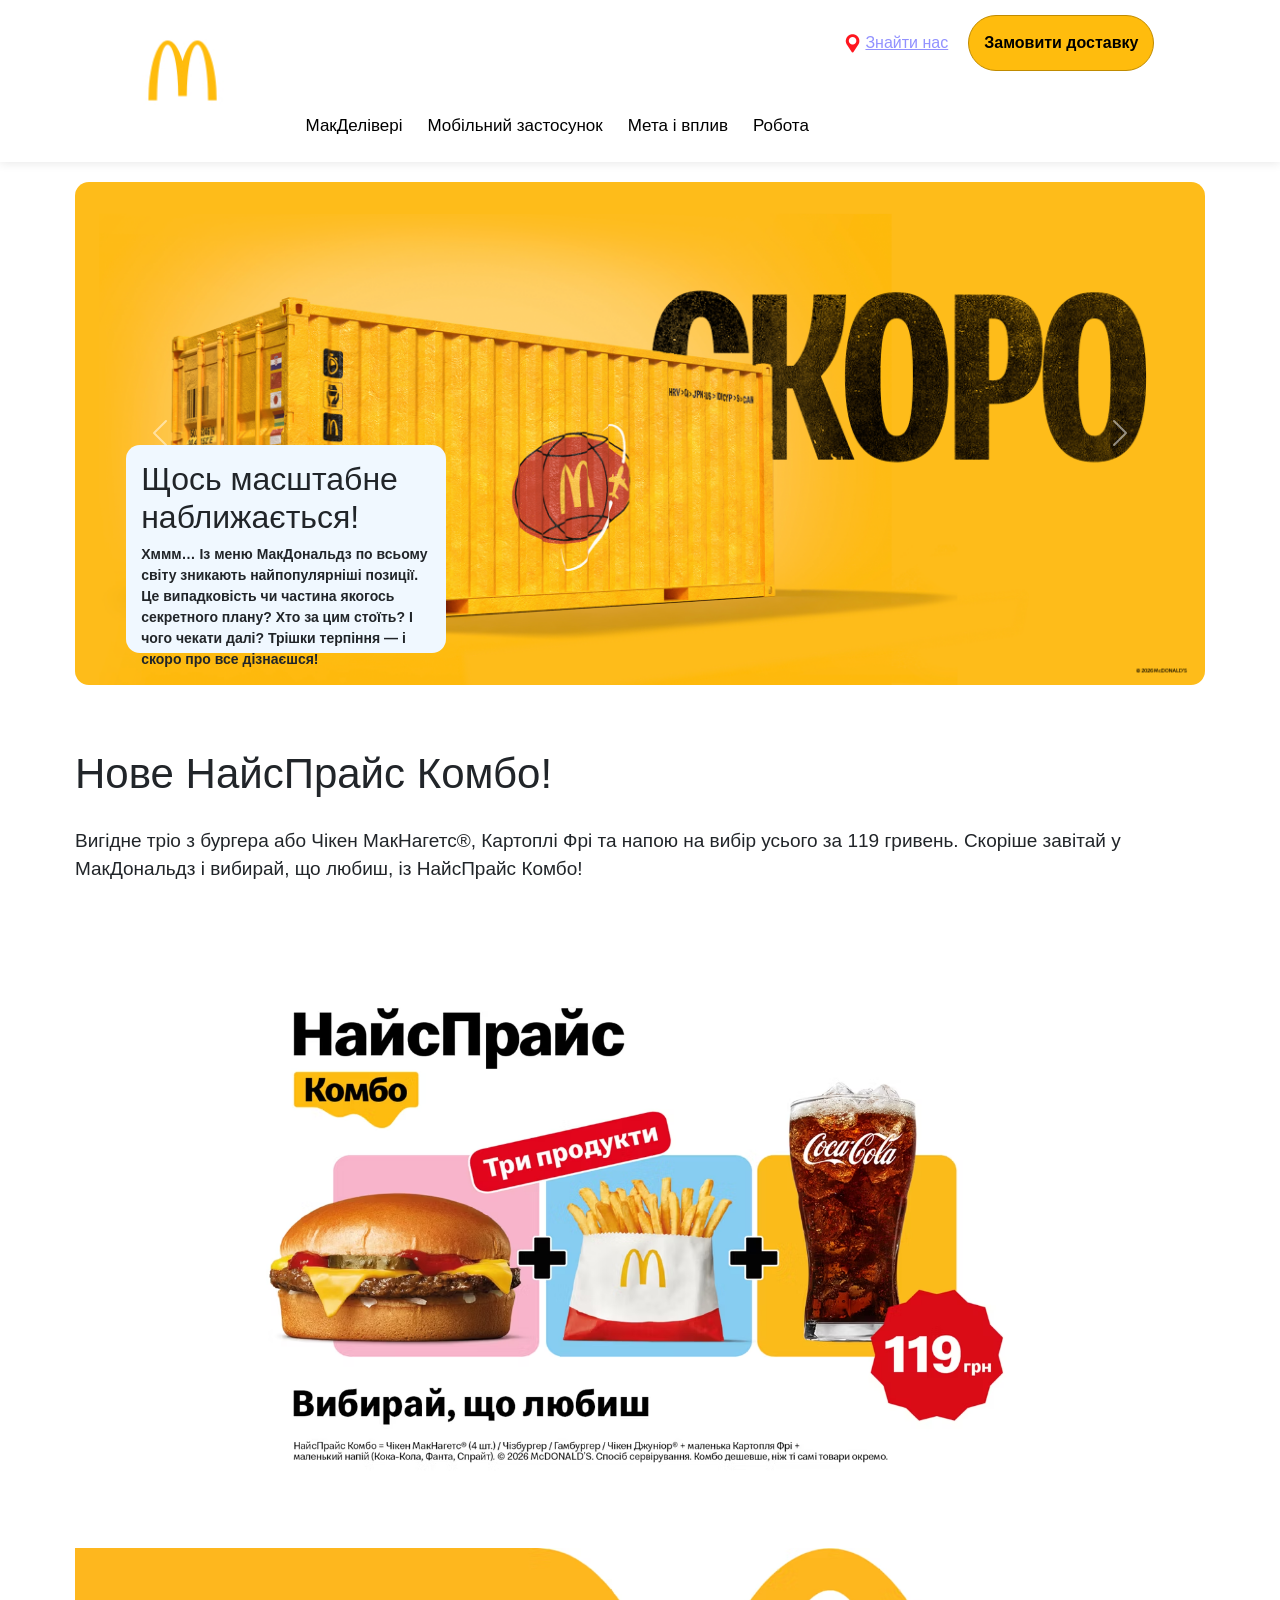
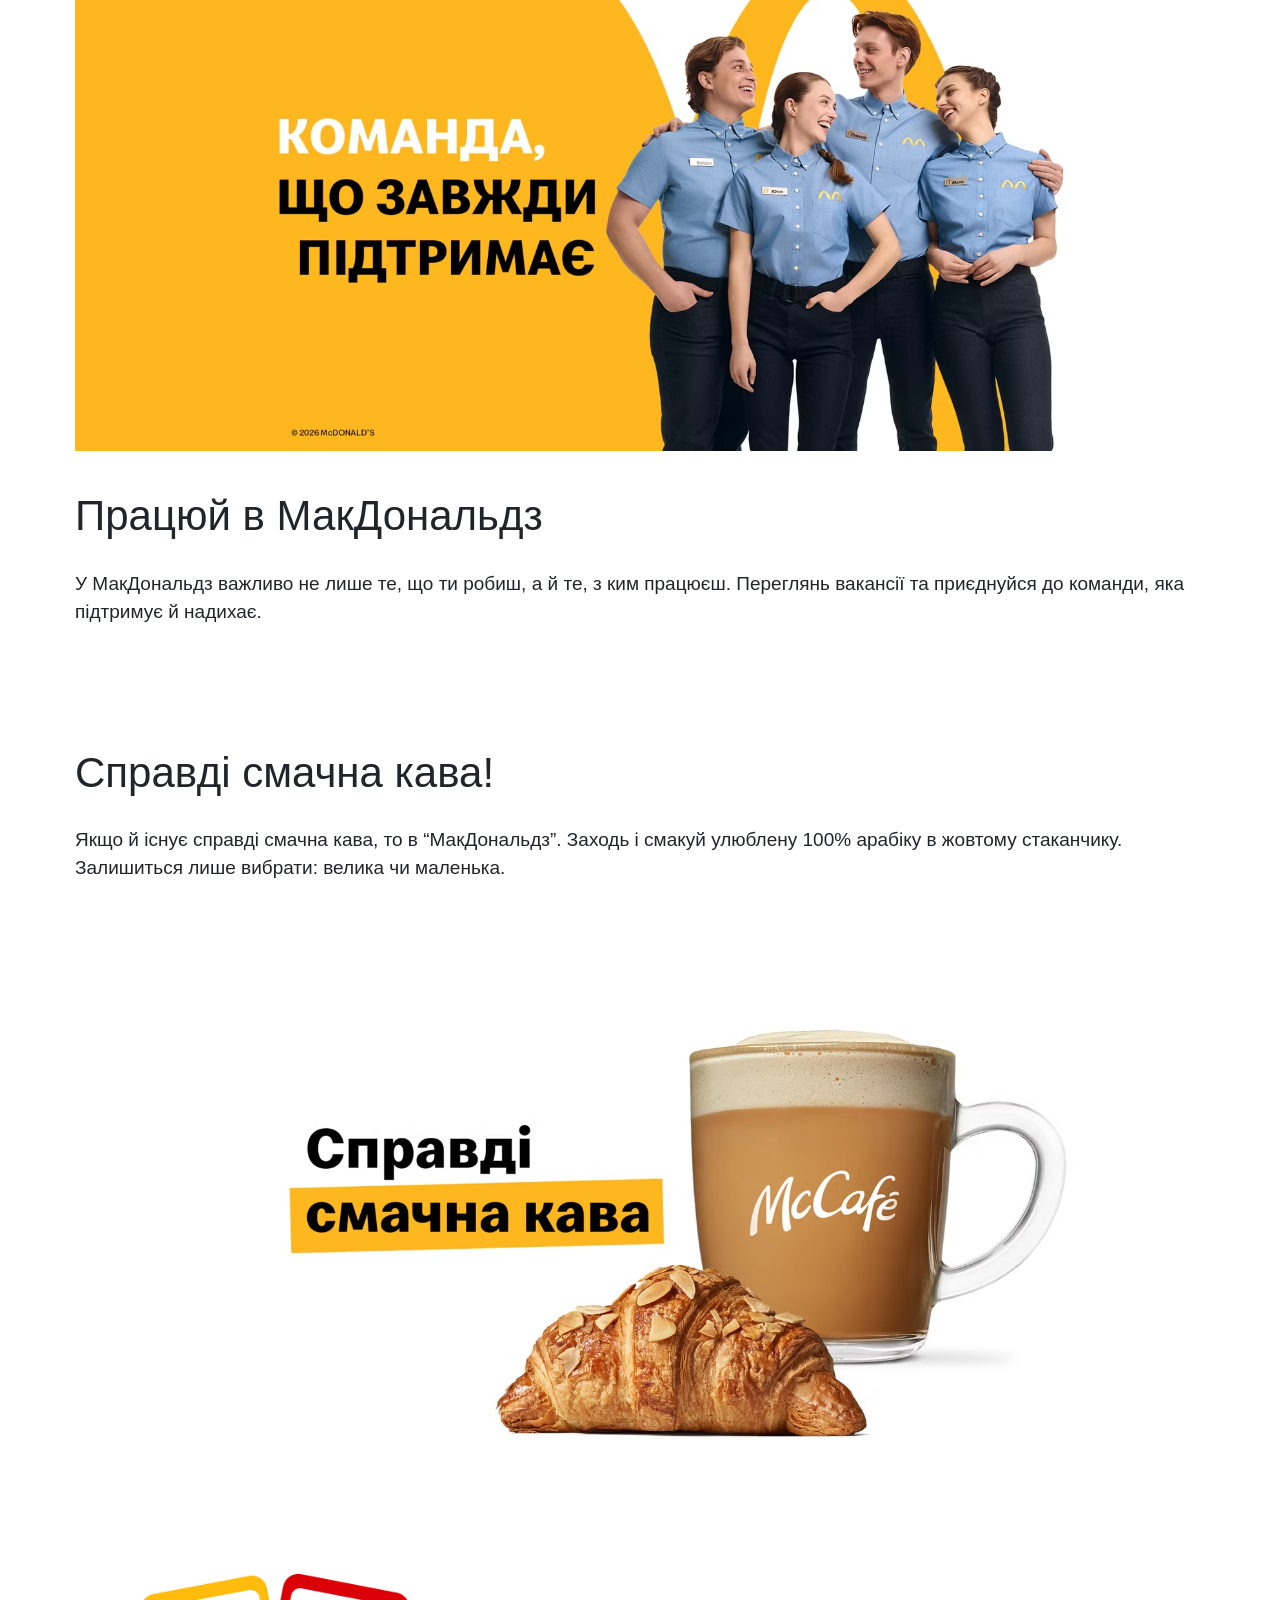
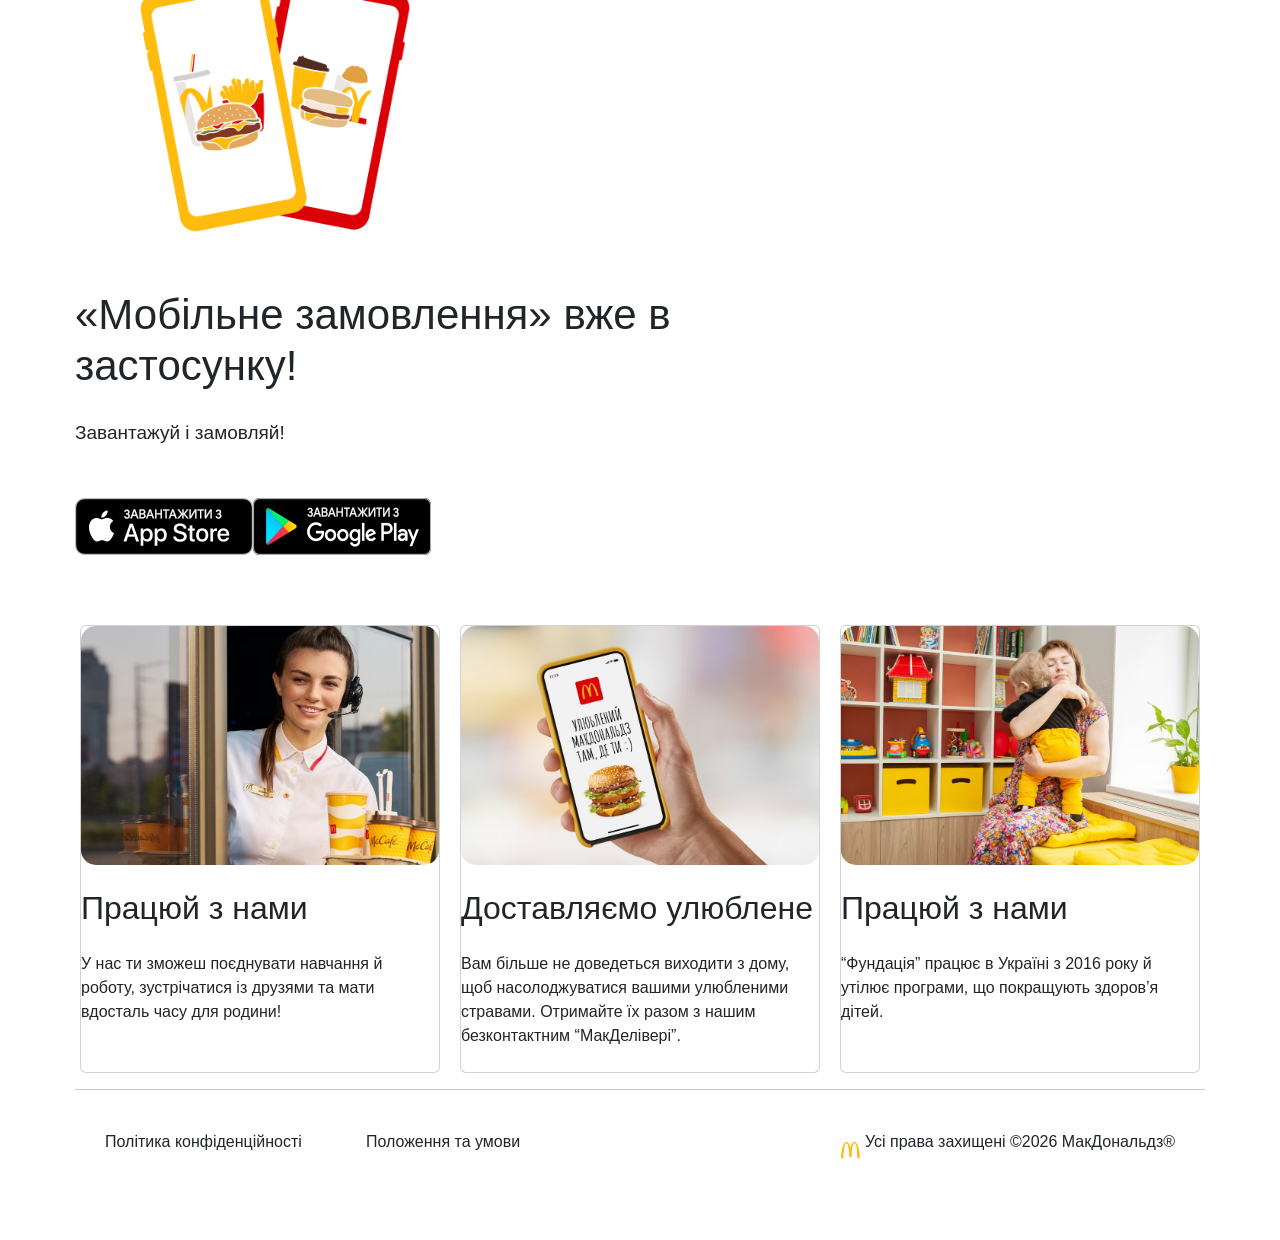
<file: index.html>
<!DOCTYPE html>
<html lang="ua">

<head>
    <meta charset="UTF-8">
    <meta name="viewport" content="width=device-width, initial-scale=1.0">
    <link rel="stylesheet" href="./css/style.css">
    <link rel="icon" href="./images/mcdonalds-logo.jpg">
    <link href="https://cdn.jsdelivr.net/npm/bootstrap@5.3.8/dist/css/bootstrap.min.css" rel="stylesheet"
        integrity="sha384-sRIl4kxILFvY47J16cr9ZwB07vP4J8+LH7qKQnuqkuIAvNWLzeN8tE5YBujZqJLB" crossorigin="anonymous">
    <script src="https://cdn.jsdelivr.net/npm/bootstrap@5.3.8/dist/js/bootstrap.bundle.min.js"
        integrity="sha384-FKyoEForCGlyvwx9Hj09JcYn3nv7wiPVlz7YYwJrWVcXK/BmnVDxM+D2scQbITxI"
        crossorigin="anonymous"></script>

    <title>Макдональдз</title>
</head>

<body>
    <header>
        <div class="head">
            <div class="headd">
                <div class="head-img"><a href="./index.html"><img class="Mac"
                            src="./images/Logo_on_white_desktop_Small.jpg" alt=""></a>
                </div>
                <div class="right-header">
                    <nav>
                        <ul>
                            <li><a href="./find-us.html"><img src="./images/pngegg.png" alt=""><span>Знайти
                                        нас</span></a></li>
                            <li><a target="_blank" class="zakaz"
                                    href="https://glovoapp.com/en?utm_source=Social_media&utm_medium=Organic_Posts&utm_campaign=Referral_Acquisition_Facebook_All_PartnersVisibility_Ukr_UA"><button>Замовити
                                        доставку</button></a></li>
                        </ul>
                    </nav>
                    <nav class="choose">
                        <a href="./macdelivery.html">МакДелiверi</a>
                        <a href="/mobileMC.html">Мобiльний застосунок</a>
                        <a href="./Meta.html">Мета i вплив</a>
                        <a href="./work.html">Робота</a>
                    </nav>
                </div>
            </div>
        </div>
    </header>
    <main>
        <div class="slide">
            <div id="carouselExample" class="carousel slide">
                <div class="carousel-inner">
                    <div class="carousel-item active">
                        <img src="./images/Slider_TOW.png" class="d-block w-100" alt="...">
                        <div class="slide-text">
                            <h2>Щось масштабне наближається!</h2>
                            <p>Хммм… Із меню МакДональдз по всьому світу зникають найпопулярніші позиції. Це
                                випадковість чи частина
                                якогось секретного плану? Хто за цим стоїть? І чого чекати далі? Трішки терпіння — і
                                скоро про все
                                дізнаєшся!</p>
                        </div>
                    </div>
                    <div class="carousel-item">
                        <img src="./images/Slider_BeefVariety.png" class="d-block w-100" alt="...">
                        <div class="slide-text">
                            <h2>Біф-новинки вже тут!</h2>
                            <p>Насичений, соковитий Біф Рол, на який ви так довго чекали, і гострий Роял Халапеньйо та
                                Бекон вже в МакДональдз! Ми знаємо, що ви сьогодні замовите!</p>
                        </div>
                    </div>
                    <div class="carousel-item">
                        <img src="./images/HM_Mario_SLIDER_feb2026.png" class="d-block w-100" alt="...">
                        <div class="slide-text">
                            <h2>Книга чи іграшка?</h2>
                            <p>Пориньте разом із дітьми у пригодницький та міжгалактичний Всесвіт Маріо з новою
                                колекцією іграшок і книг Хеппі Міл®!</p>
                        </div>
                    </div>
                </div>
                <button class="carousel-control-prev" type="button" data-bs-target="#carouselExample"
                    data-bs-slide="prev">
                    <span class="carousel-control-prev-icon" aria-hidden="true"></span>
                    <span class="visually-hidden">Previous</span>
                </button>
                <button class="carousel-control-next" type="button" data-bs-target="#carouselExample"
                    data-bs-slide="next">
                    <span class="carousel-control-next-icon" aria-hidden="true"></span>
                    <span class="visually-hidden">Next</span>
                </button>
            </div>
        </div class="empty">
        <p>
            <span><br></span>
            &nbsp;
        </p>
        <div class="row">
            <div class="aside1">
                <h2>Нове НайсПрайс Комбо!</h2>
                <p>Вигідне тріо з бургера або Чікен МакНагетс®, Картоплі Фрі та напою на вибір усього за 119 гривень.
                    Скоріше завітай у МакДональдз і вибирай, що любиш, із НайсПрайс Комбо!</p>
            </div>
            <div class="aside2"><img src="./images/Main_baner_NPC_Mcd_1-column-desktop.avif" alt=""></div>
        </div>
        <div class="row">
            <div class="aside2"><img src="./images/baner_recrutment_v2_1-column-desktop.avif" alt=""></div>
            <div class="aside1">
                <h2>Працюй в МакДональдз</h2>
                <p>У МакДональдз важливо не лише те, що ти робиш, а й те, з ким працюєш. Переглянь вакансії та
                    приєднуйся до команди, яка підтримує й надихає.</p>
            </div>
        </div>
        <div class="row">
            <div class="aside1">
                <h2>Справді смачна кава!</h2>
                <p>Якщо й існує справді смачна кава, то в “МакДональдз”. Заходь і смакуй улюблену 100% арабіку в жовтому
                    стаканчику. Залишиться лише вибрати: велика чи маленька.</p>

            </div>
            <div class="aside2"><img src="./images/coffeebaner_1-column-desktop.avif" alt=""></div>
        </div>
        <div class="row mobile-s">
            <div class="aside2">
                <img src="./images/phone+menu_illustration.jpg" alt="">
            </div>
            <div class="aside1 s-width">
                <h2>«Мобільне замовлення» вже в застосунку!</h2>
                <p>Завантажуй і замовляй!</p>
                <div class="app">
                    <a href="https://apps.apple.com/us/app/mcdonalds/id922103212"><img src="./images/appstore-icon.png"
                            alt=""></a>
                    <a href="https://play.google.com/store/apps/details?id=com.mcdonalds.app&hl=en"><img
                            src="./images/googleplay-icon.png" alt=""></a>
                </div>
            </div>
        </div>
        <div class="cards">
            <div class="card">
                <div class="column1">
                    <img src="./images/mcdrive_2336x1040_3-column-desktop (2).avif" alt="">
                    <h2>Працюй з нами</h2>
                    <p>У нас ти зможеш поєднувати навчання й роботу, зустрічатися із друзями та мати вдосталь часу для
                        родини!</p>
                </div>
                <div class="column2">

                </div>
            </div>
            <div class="card">
                <div class="column1">
                    <img src="./images/Public_BigMAv_Phone-1_3-column-desktop.avif" alt="">
                    <h2>Доставляємо улюблене</h2>
                    <p>Вам більше не доведеться виходити з дому, щоб насолоджуватися вашими улюбленими стравами.
                        Отримайте їх разом з нашим безконтактним “МакДелівері”.</p>
                </div>
                <div class="column2">

                </div>
            </div>
            <div class="card">
                <div class="column1">
                    <img src="./images/mom_kid_2336x1040_3-column-desktop.avif" alt="">
                    <h2>Працюй з нами</h2>
                    <p>“Фундація” працює в Україні з 2016 року й утілює програми, що покращують здоров’я дітей.</p>
                </div>
                <div class="column2">
                </div>
            </div>
        </div>
        <hr>
        <footer>
            <div class="left">
                <p>Політика конфіденційності</p>
                <p>Положення та умови</p>
            </div>
            <div class="rigth">
                <img src="./images/Logo_on_white_desktop_Small.jpg" alt="">
                <p>Усi права захищенi ©2026 МакДональдз®</p>
            </div>
        </footer>
    </main>
</body>

</html>
</file>
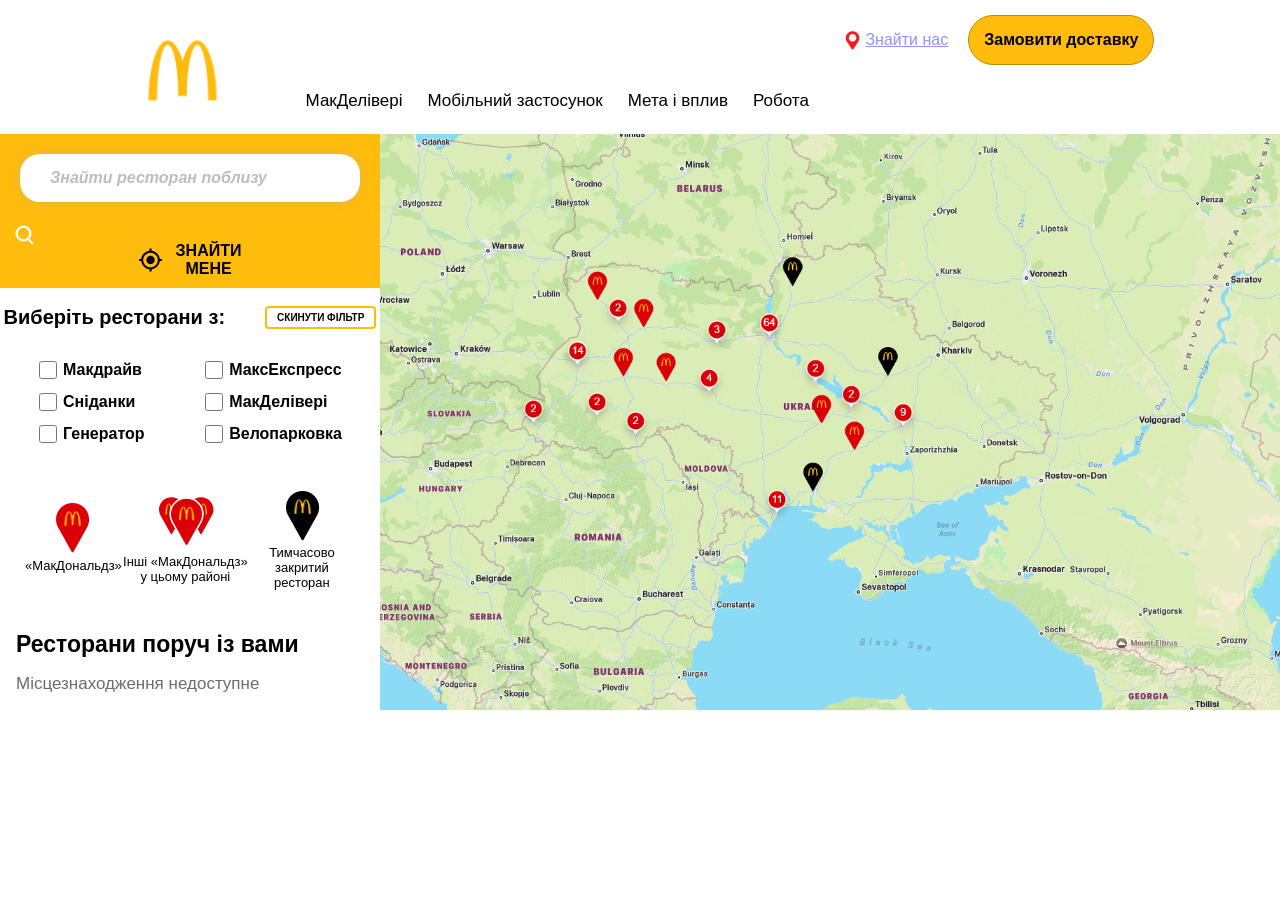
<file: find-us.html>
<!DOCTYPE html>
<html lang="en">

<head>
    <meta charset="UTF-8">
    <meta name="viewport" content="width=device-width, initial-scale=1.0">
    <link rel="stylesheet" href="./css/style.css">
    <link rel="icon" href="./images/mcdonalds-logo.jpg">
    <title>Знайти нас</title>
</head>

<body>
    <header>
        <div class="head">
            <div class="headd">
                <div class="head-img"><a href="./index.html"><img class="Mac"
                            src="./images/Logo_on_white_desktop_Small.jpg" alt=""></a>
                </div>
                <div class="right-header">
                    <nav>
                        <ul>
                            <li><a href="./find-us.html"><img src="./images/pngegg.png" alt=""><span>Знайти
                                        нас</span></a></li>
                            <li><a target="_blank" class="zakaz"
                                    href="https://glovoapp.com/en?utm_source=Social_media&utm_medium=Organic_Posts&utm_campaign=Referral_Acquisition_Facebook_All_PartnersVisibility_Ukr_UA"><button>Замовити
                                        доставку</button></a></li>
                        </ul>
                    </nav>
                    <nav class="choose">
                        <a href="./macdelivery.html">МакДелiверi</a>
                        <a href="/mobileMC.html">Мобiльний застосунок</a>
                        <a href="./Meta.html">Мета i вплив</a>
                        <a href="./work.html">Робота</a>
                    </nav>
                </div>
            </div>
        </div>
    </header>
    <maine class="maine">
        <div>
            <div class="aside1-findus">
                <div class="bg-yell">
                    <input type="text" class="find-input" placeholder="Знайти ресторан поблизу">
                    <img class="Searchimg" src="./images/Search.svg" alt="">
                    <div class="row find-btn">
                        <img src="images/Location.svg" alt="">
                        <a href="#" onclick="alert('Такая возможность отключена')">
                            <h4>ЗНАЙТИ<br> МЕНЕ</h4>
                        </a>
                    </div>
                </div>
            </div>
            <div class="aside2-findus">
                <div class="row chose">
                    <p class="choose-rest">Виберіть ресторани з:</p>
                    <button class="filters">СКИНУТИ ФІЛЬТР</button>
                </div>
                <div class="checkbox-div">
                    <div>
                        <span><input class="castomcheck" type="checkbox" name="" id="check1"><label
                                for="check1">Макдрайв</label></span>
                        <span><input class="castomcheck" type="checkbox" name="" id="check2"><label
                                for="check2">Сніданки</label></span>
                        <span><input class="castomcheck" type="checkbox" name="" id="check3"><label
                                for="check3">Генератор</label></span>
                    </div>
                    <div>
                        <span><input class="castomcheck" type="checkbox" name="" id="check4"><label
                                for="check4">МаксЕкспресс</label></span>
                        <span><input class="castomcheck" type="checkbox" name="" id="check5"><label
                                for="check5">МакДелівері</label></span>
                        <span><input class="castomcheck" type="checkbox" name="" id="check6"><label
                                for="check6">Велопарковка</label></span>
                    </div>
                </div>
                <div class="rowmac">
                    <span class="mac-card">
                        <img src="./images/Screenshot_2.png" alt="">
                        «МакДональдз»
                    </span>
                    <span class="mac-card">
                        <img src="./images/Screenshot_3.png" alt="">
                        Інші «МакДональдз» у цьому районі

                    </span>
                    <span class="mac-card">
                        <img src="./images/Screenshot_4.png" alt="">
                        Тимчасово закритий ресторан
                    </span>
                </div>
                <div>
                    <p class="near">Ресторани поруч із вами</p>
                    <p class="non-near">Місцезнаходження недоступне</p>
                </div>
            </div>
        </div>

        <div class="asiede2">
            <img src="./images/Screenshot_1.png" alt="">
        </div>
    </maine>

</body>

</html>
</file>
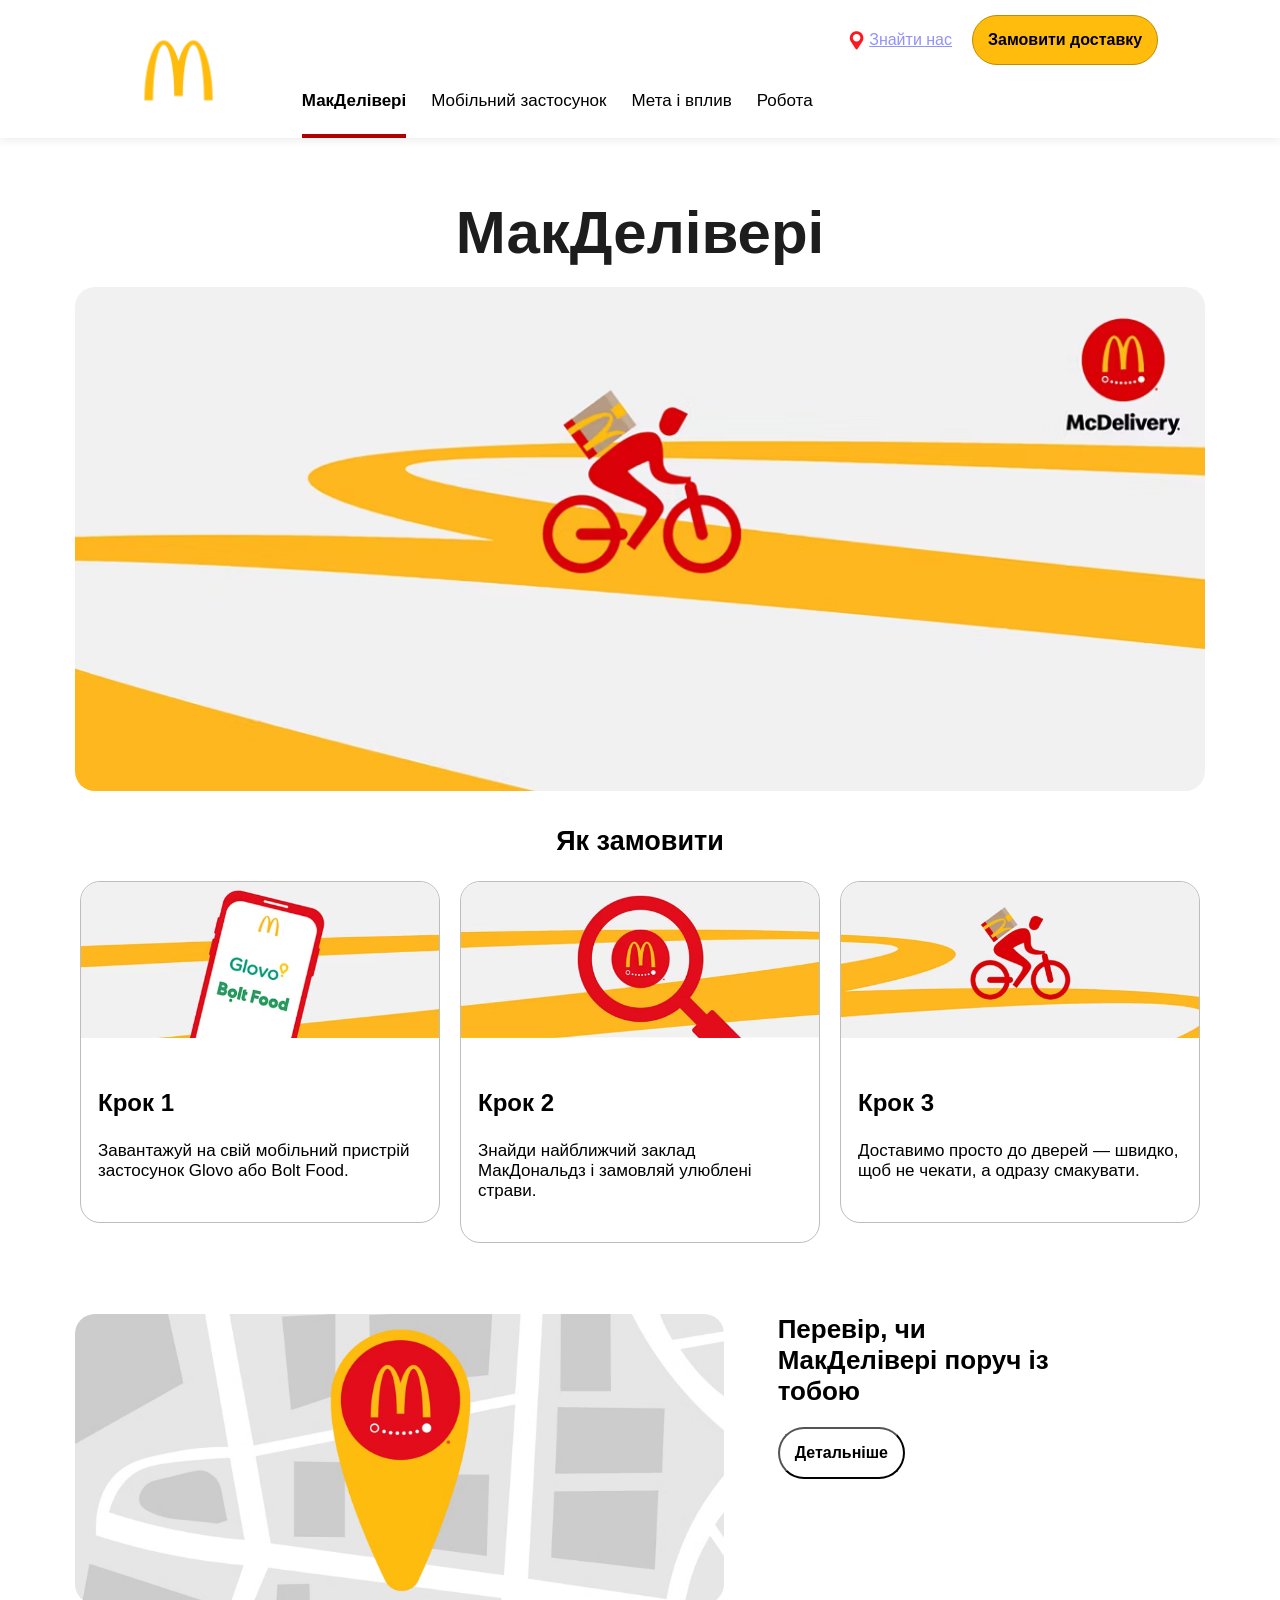
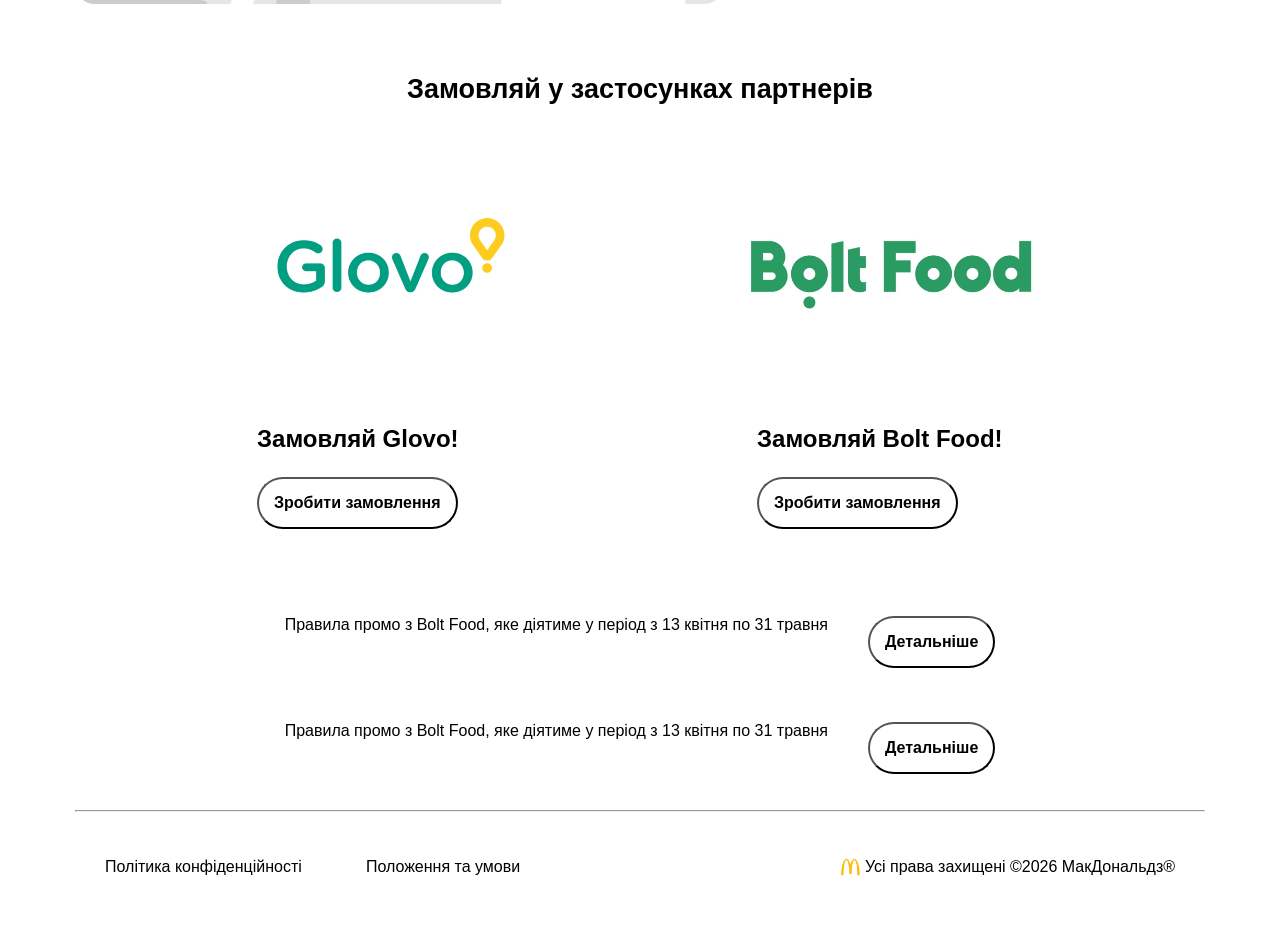
<file: macdelivery.html>
<!DOCTYPE html>
<html lang="ua">

<head>
    <meta charset="UTF-8">
    <meta name="viewport" content="width=device-width, initial-scale=1.0">
    <link rel="stylesheet" href="./css/style.css">
    <link rel="icon" href="./images/mcdonalds-logo.jpg">
    <title>МакДелiверi</title>
</head>

<body>
    <header>
        <div class="head">
            <div class="headd">
                <div class="head-img"><a href="./index.html"><img class="Mac"
                            src="./images/Logo_on_white_desktop_Small.jpg" alt=""></a>
                </div>
                <div class="right-header">
                    <nav>
                        <ul>
                            <li><a href="./find-us.html"><img src="./images/pngegg.png"
                                        alt=""><span>Знайти нас</span></a></li>
                            <li><a target="_blank" class="zakaz" href="https://glovoapp.com/en?utm_source=Social_media&utm_medium=Organic_Posts&utm_campaign=Referral_Acquisition_Facebook_All_PartnersVisibility_Ukr_UA"><button>Замовити доставку</button></a></li>
                    </nav>
                    <nav class="choose">
                        <a href="./macdelivery.html" class="active">МакДелiверi</a>
                        <a href="/mobileMC.html">Мобiльний застосунок</a>
                        <a href="./Meta.html">Мета i вплив</a>
                        <a href="./work.html">Робота</a>
                    </nav>
                </div>
            </div>
        </div>
    </header>
    <main class="del-main">
        <h1>
            МакДелівері
        </h1>
        <img class="img2" src="./images/McDelivery_header_hero-desktop.avif" alt="">
        <h2 class="deliv-h2">Як замовити</h2>
        <div class="cards2">
            <div class="card">
                <div class="column1 deli-colm">
                    <img class="del-img" src="./images/1_McDelivery_steps_v2_1-2-full-bleed-tile-desktop.avif" alt="">
                    <div class="deli-colm2">
                        <h2>Крок 1</h2>
                        <p>Завантажуй на свій мобільний пристрій застосунок Glovo або Bolt Food.</p>
                    </div>
                </div>
            </div>
            <div class="card">
                <div class="column1 deli-colm">
                    <img class="del-img" src="./images/2_McDelivery_steps_1-2-full-bleed-tile-desktop.avif" alt="">
                    <div class="deli-colm2">
                        <h2>Крок 2</h2>
                        <p>Знайди найближчий заклад МакДональдз і замовляй улюблені страви.</p>
                    </div>
                </div>
            </div>
            <div class="card">
                <div class="column1 deli-colm">
                    <img class="del-img" src="./images/3_McDelivery_steps_1-2-full-bleed-tile-desktop.avif" alt="">
                    <div class="deli-colm2">
                        <h2>Крок 3</h2>
                        <p>Доставимо просто до дверей — швидко, щоб не чекати, а одразу смакувати.</p>
                    </div>
                </div>
            </div>
        </div>
        <div class="row row-loc">
            <div class="aside2"><img src="./images/McDelivery_location_1-column-desktop.avif" alt=""></div>
            <div class="aside1 aside-loca">
                <h2>Перевір, чи МакДелівері поруч із тобою</h2>
                <a href="./find-us.html"><button>Детальнiше</button></a>
            </div>
        </div>
        <h2 class="deliv-h2">Замовляй у застосунках партнерів</h2>
        <div class="row" id="zakaz">
            <div class="cards3">
                <div class="card">
                    <div class="column1 deli-colm">
                        <img class="del-img" src="./images/Glovo_logo_v2_2-column-desktop.avif" alt="">
                        <div class="deli-colm2">
                            <h2>Замовляй Glovo!</h2>
                            <a
                                href="https://glovoapp.com/en?utm_source=Social_media&utm_medium=Organic_Posts&utm_campaign=Referral_Acquisition_Facebook_All_PartnersVisibility_Ukr_UA"><button>Зробити
                                    замовлення</button></a>
                        </div>
                    </div>
                </div>
                <div class="card">
                    <div class="column1 deli-colm">
                        <img class="del-img" src="./images/Bolt_logo_v2_2-column-desktop.avif" alt="">
                        <div class="deli-colm2">
                            <h2>Замовляй Bolt Food!</h2>
                            <a href="https://food.bolt.eu/uk-ua/"><button>Зробити замовлення</button></a>
                        </div>
                    </div>
                </div>
            </div>
        </div>
        <div class="row w1-15">
            <p>Правила промо з Bolt Food, яке діятиме у період з 13 квітня по 31 травня</p>
            <a href="https://www.mcdonalds.com/content/dam/sites/ua/nfl/pdf/mcdelivery/Promo_BOLT_FOOD_13.04-31.05.2026.pdf"><button>Детальнiше</button></a>
        </div>
        <br>
        <br>
        <br>
        <div class="row w1-15">
            <p>Правила промо з Bolt Food, яке діятиме у період з 13 квітня по 31 травня</p>
            <a
                href="https://www.mcdonalds.com/content/dam/sites/ua/nfl/pdf/mcdelivery/Promo-Glovo_15.04-29.04.2026.pdf"><button>Детальнiше</button></a>
        </div>
        <br><br>
        <hr>
        <footer>
            <div class="left">
                <p>Політика конфіденційності</p>
                <p>Положення та умови</p>
            </div>
            <div class="rigth">
                <img src="./images/Logo_on_white_desktop_Small.jpg" alt="">
                <p>Усi права захищенi ©2026 МакДональдз®</p>
            </div>
        </footer>
    </main>

</body>

</html>
</file>
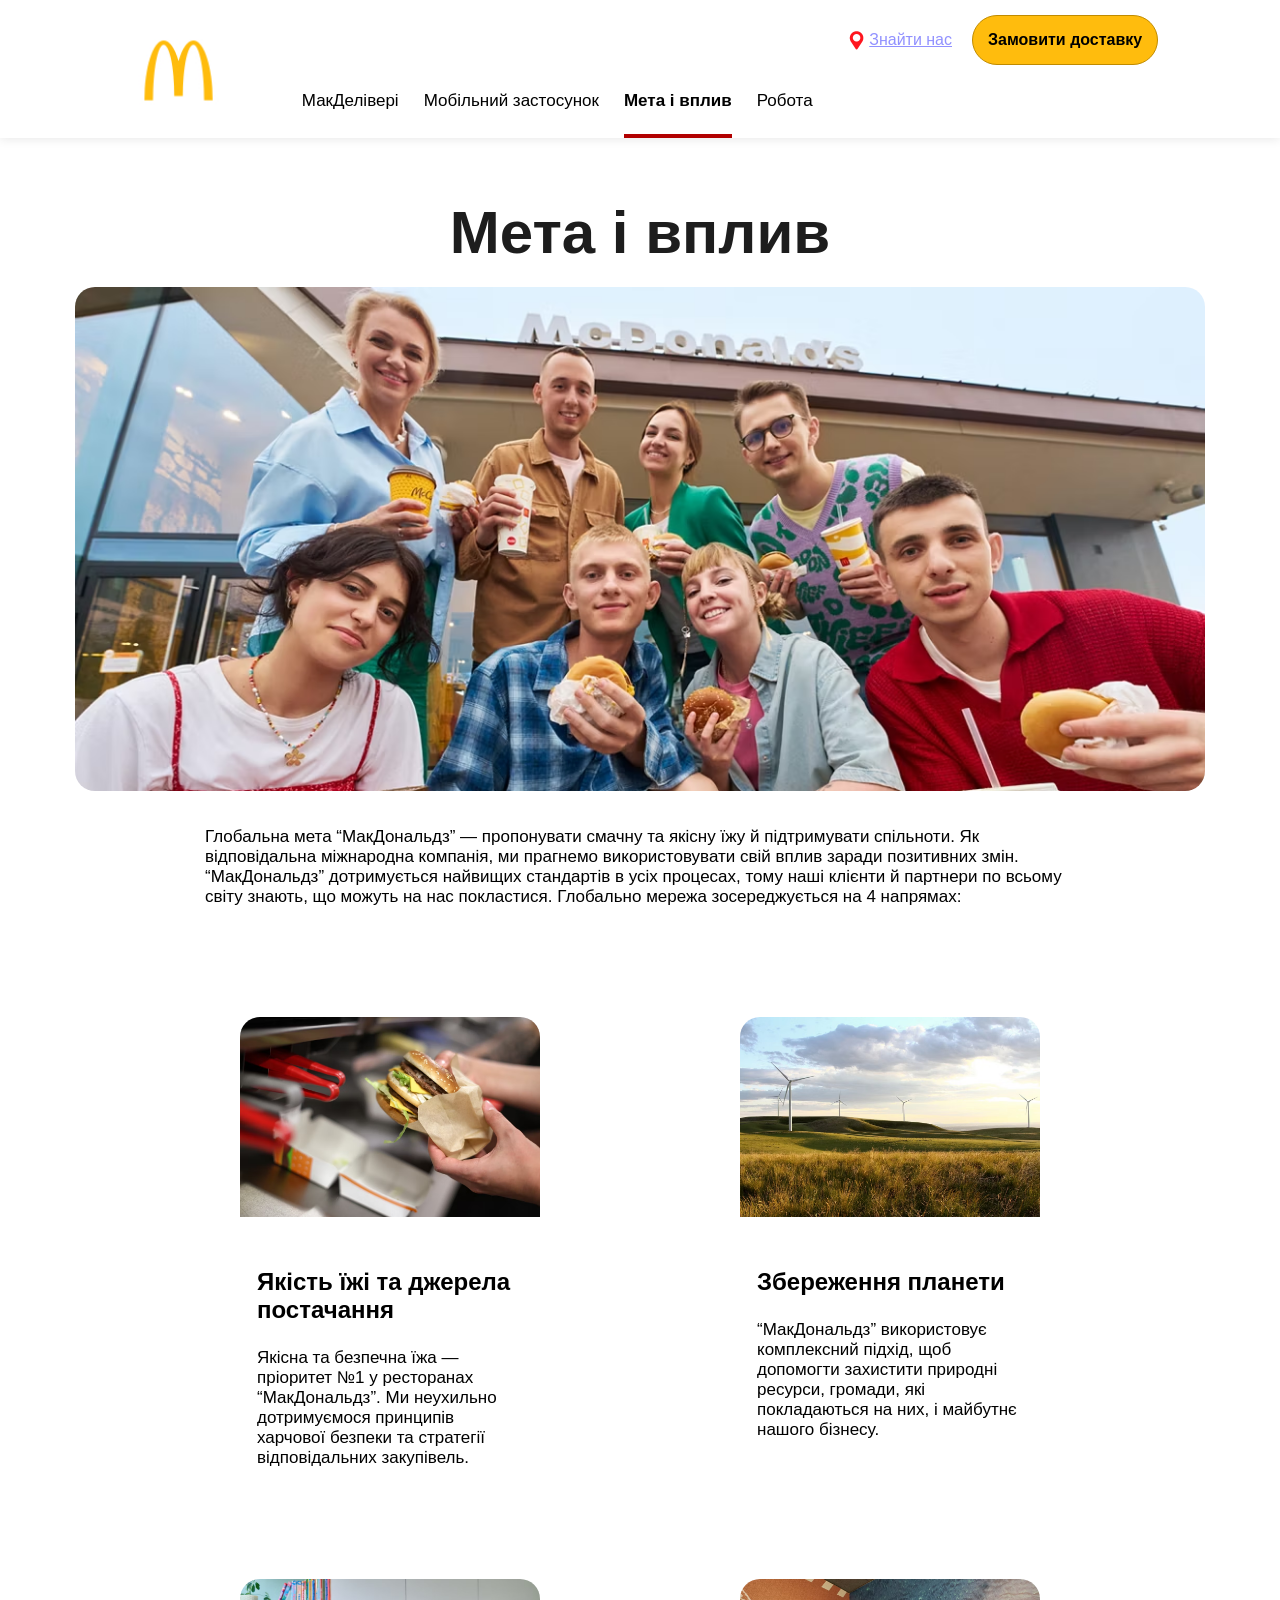
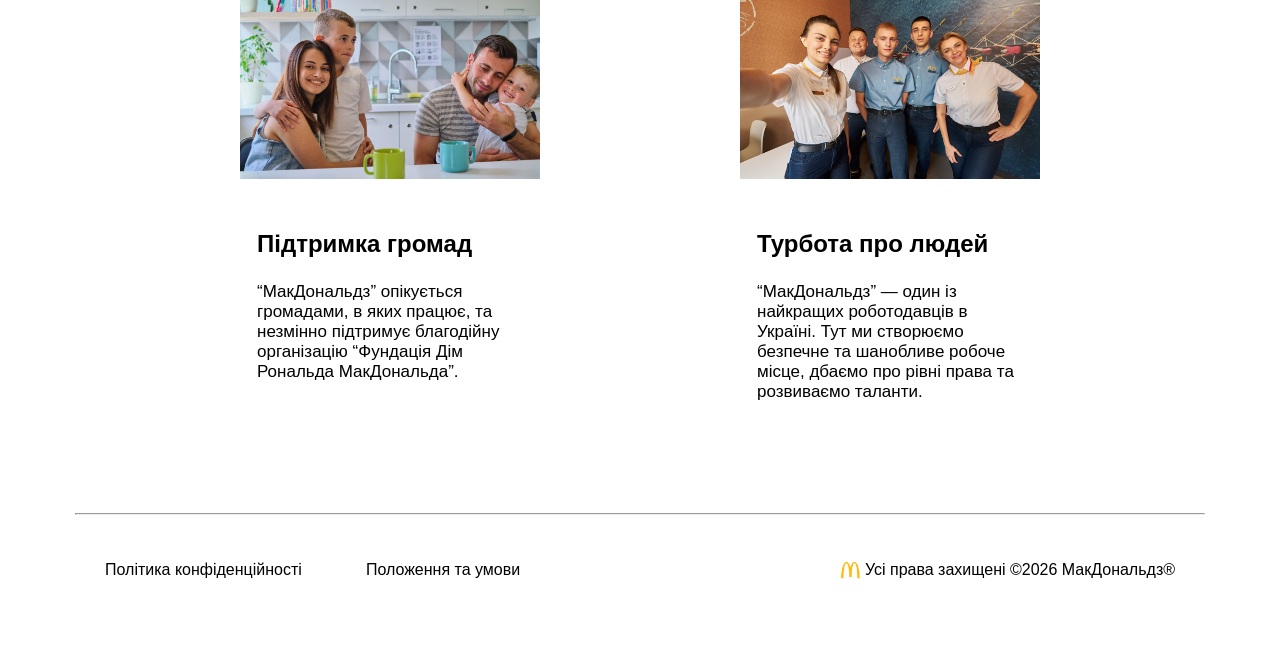
<file: Meta.html>
<!DOCTYPE html>
<html lang="en">

<head>
    <meta charset="UTF-8">
    <meta name="viewport" content="width=device-width, initial-scale=1.0">
    <link rel="stylesheet" href="./css/style.css">
    <link rel="icon" href="./images/mcdonalds-logo.jpg">
    <title>Мобiльний застосунок</title>
</head>

<body>
    <header>
        <div class="head">
            <div class="headd">
                <div class="head-img"><a href="./index.html"><img class="Mac"
                            src="./images/Logo_on_white_desktop_Small.jpg" alt=""></a>
                </div>
                <div class="right-header">
                    <nav>
                        <ul>
                            <li><a href="./find-us.html"><img src="./images/pngegg.png"
                                        alt=""><span>Знайти нас</span></a></li>
                            <li><a target="_blank" class="zakaz" href="https://glovoapp.com/en?utm_source=Social_media&utm_medium=Organic_Posts&utm_campaign=Referral_Acquisition_Facebook_All_PartnersVisibility_Ukr_UA"><button>Замовити доставку</button></a></li>
                        </ul>
                    </nav>
                    <nav class="choose">
                        <a href="./macdelivery.html">МакДелiверi</a>
                        <a href="/mobileMC.html">Мобiльний застосунок</a>
                        <a href="./Meta.html" class="active">Мета i вплив</a>
                        <a href="./work.html">Робота</a>
                    </nav>
                </div>
            </div>
        </div>
    </header>
    <main class="del-main">
        <h1 class="hero-h1">Мета і вплив</h1>
        <div class="slide">
            <img src="./images/main_image_hero-desktop.avif" alt="">
        </div>
        <br><br>
        <div class="under-text">
            <p>Глобальна мета “МакДональдз” — пропонувати смачну та якісну їжу й підтримувати спільноти. Як
                відповідальна
                міжнародна компанія, ми прагнемо використовувати свій вплив заради позитивних змін. “МакДональдз”
                дотримується найвищих стандартів в усіх процесах, тому наші клієнти й партнери по всьому світу знають,
                що
                можуть на нас покластися. Глобально мережа зосереджується на 4 напрямах:</p>
            <br><br>
        </div>

        <div class="row row3">
            <div class="cards3">
                <div class="card">
                    <div class="column1 deli-colm">
                        <img class="del-img" src="./images/food-quality-1-1_2-column-desktop.avif" alt="">
                        <div class="deli-colm2">
                            <h2>Якість їжі та джерела постачання</h2>
                            <p>Якісна та безпечна їжа — пріоритет №1 у ресторанах “МакДональдз”. Ми неухильно
                                дотримуємося принципів харчової безпеки та стратегії відповідальних закупівель.</p>
                        </div>
                    </div>
                </div>
                <div class="card">
                    <div class="column1 deli-colm">
                        <img class="del-img" src="./images/saving-planet-1_2-column-desktop.avif" alt="">
                        <div class="deli-colm2">
                            <h2>Збереження планети</h2>
                            <p>“МакДональдз” використовує комплексний підхід, щоб допомогти захистити природні ресурси,
                                громади, які покладаються на них, і майбутнє нашого бізнесу.</p>
                        </div>
                    </div>
                </div>
            </div>
        </div>
        <div class="row row3">
            <div class="cards3">
                <div class="card">
                    <div class="column1 deli-colm">
                        <img class="del-img" src="./images/community-support-1_2-column-desktop.avif" alt="">
                        <div class="deli-colm2">
                            <h2>Підтримка громад</h2>
                            <p>“МакДональдз” опікується громадами, в яких працює, та незмінно підтримує благодійну
                                організацію “Фундація Дім Рональда МакДональда”.</p>
                        </div>
                    </div>
                </div>
                <div class="card">
                    <div class="column1 deli-colm">
                        <img class="del-img" src="./images/employees-care-1_2-column-desktop.avif" alt="">
                        <div class="deli-colm2">
                            <h2>Турбота про людей</h2>
                            <p>“МакДональдз” — один із найкращих роботодавців в Україні. Тут ми створюємо безпечне та
                                шанобливе робоче місце, дбаємо про рівні права та розвиваємо таланти.</p>
                        </div>
                    </div>
                </div>
            </div>
        </div>
        <hr>
        <footer>
            <div class="left">
                <p>Політика конфіденційності</p>
                <p>Положення та умови</p>
            </div>
            <div class="rigth">
                <img src="./images/Logo_on_white_desktop_Small.jpg" alt="">
                <p>Усi права захищенi ©2026 МакДональдз®</p>
            </div>
        </footer>
    </main>
</body>

</html>
</file>
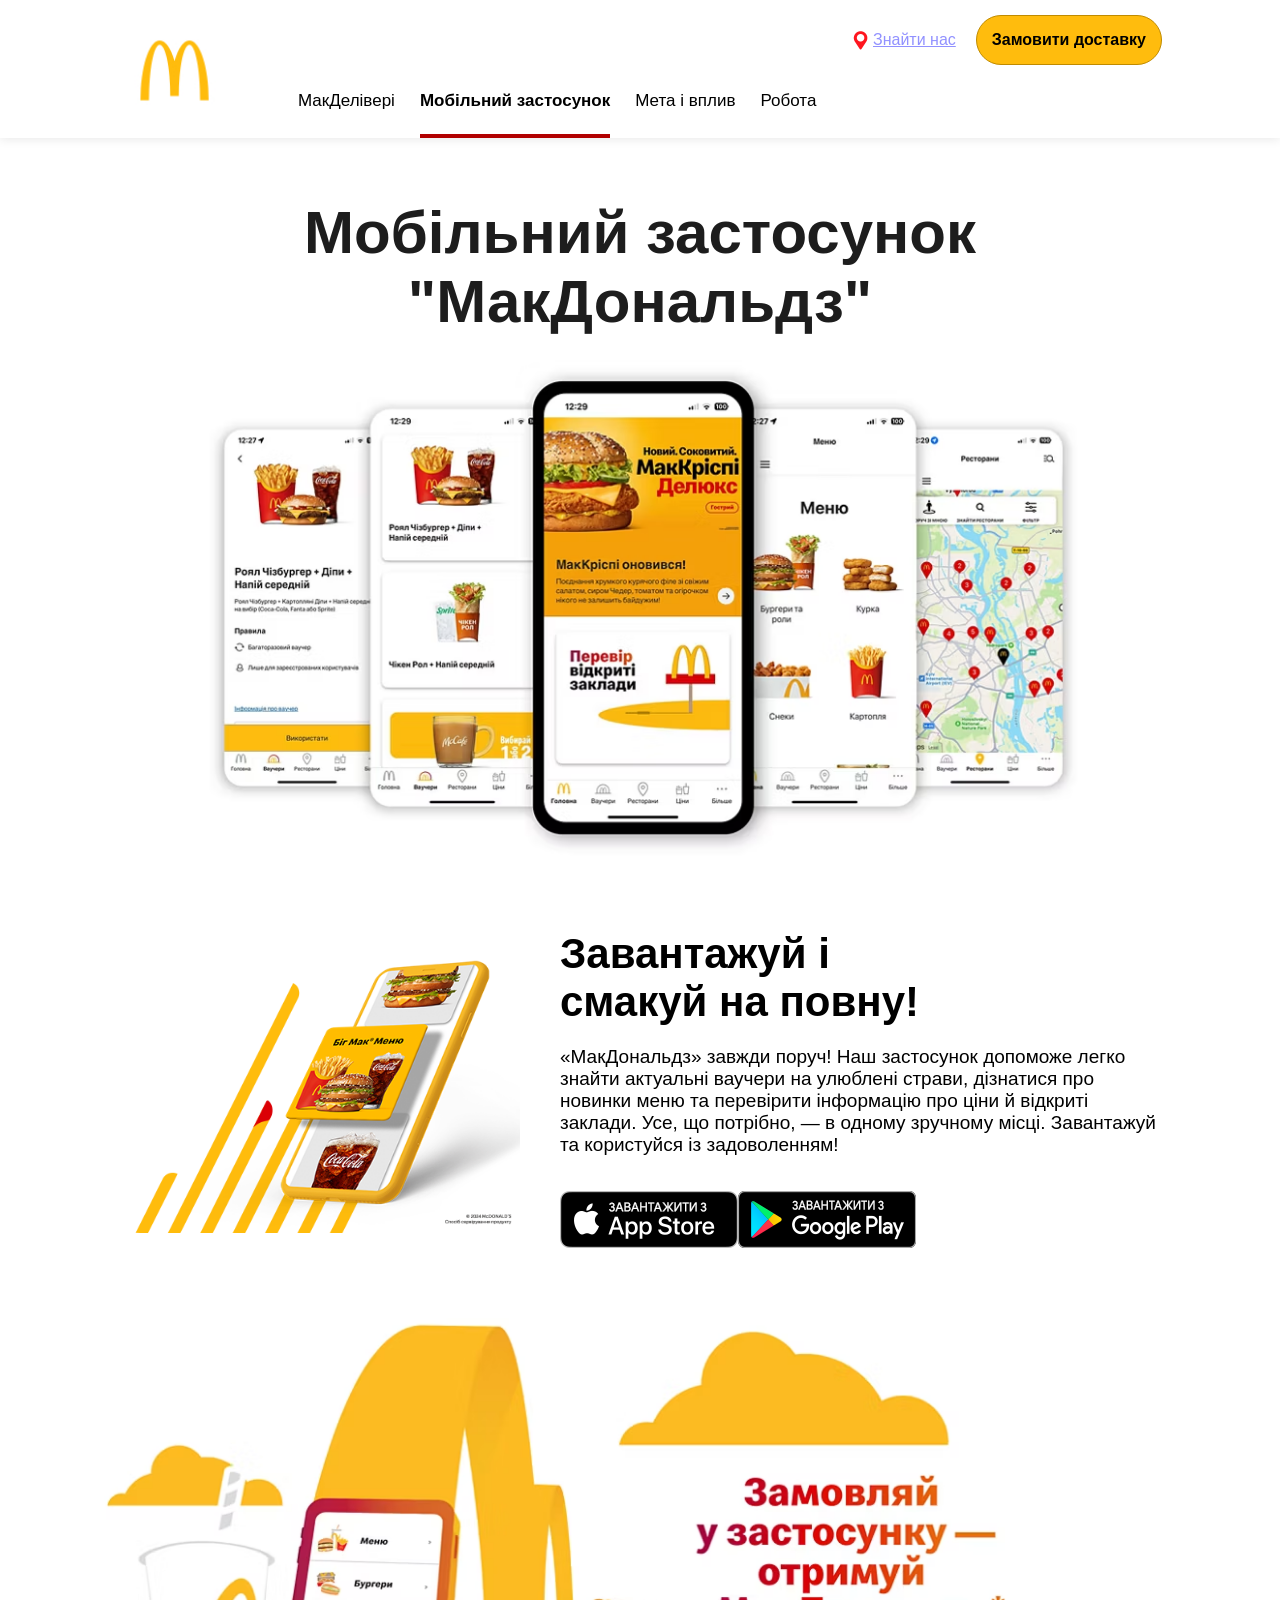
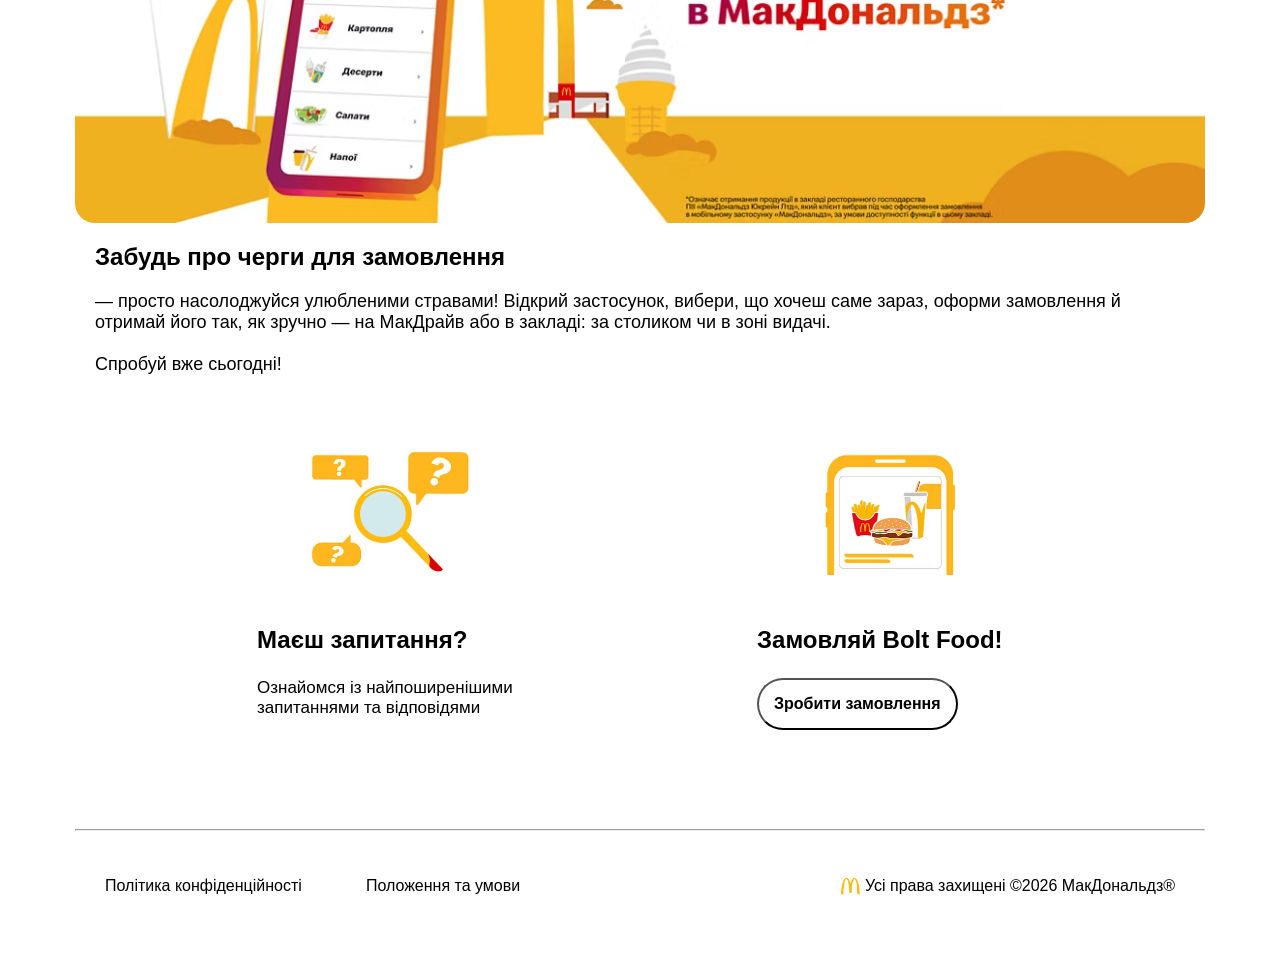
<file: mobileMC.html>
<!DOCTYPE html>
<html lang="en">

<head>
    <meta charset="UTF-8">
    <meta name="viewport" content="width=device-width, initial-scale=1.0">
    <link rel="stylesheet" href="./css/style.css">
    <link rel="icon" href="./images/mcdonalds-logo.jpg">
    <title>Мобiльний застосунок</title>
</head>

<body>
    <header>
        <div class="head">
            <div class="headd">
                <div class="head-img"><a href="./index.html"><img class="Mac"
                            src="./images/Logo_on_white_desktop_Small.jpg" alt=""></a>
                </div>
                <div class="right-header">
                    <nav>
                        <ul>
                            <li><a href="./find-us.html"><img src="./images/pngegg.png"
                                        alt=""><span>Знайти нас</span></a></li>
                            <li><a target="_blank" class="zakaz"
                                    href="https://glovoapp.com/en?utm_source=Social_media&utm_medium=Organic_Posts&utm_campaign=Referral_Acquisition_Facebook_All_PartnersVisibility_Ukr_UA"><button>Замовити
                                        доставку</button></a></li>
                        </ul>
                    </nav>
                    <nav class="choose">
                        <a href="./macdelivery.html">МакДелiверi</a>
                        <a href="/mobileMC.html" class="active">Мобiльний застосунок</a>
                        <a href="./Meta.html">Мета i вплив</a>
                        <a href="./work.html">Робота</a>
                    </nav>
                </div>
            </div>
        </div>
    </header>
    <main class="del-main">
        <h1 class="hero-h1">Мобільний застосунок "МакДональдз"</h1>
        <div class="slide">
            <img src="./images/landing_3_2336x1040_hero-desktop.avif" alt="">
        </div>

        <div class="row mobile-s">
            <div class="aside2">
                <img src="./images/app_pic_498x377-right.png" alt="">
            </div>
            <div class="aside1 m-width">
                <h2>Завантажуй і смакуй на повну!</h2>
                <p>«МакДональдз» завжди поруч! Наш застосунок допоможе легко знайти актуальні ваучери на улюблені
                    страви, дізнатися про новинки меню та перевірити інформацію про ціни й відкриті заклади. Усе, що
                    потрібно, — в одному зручному місці. Завантажуй та користуйся із задоволенням!</p>
                <div class="app">
                    <a href="https://apps.apple.com/us/app/mcdonalds/id922103212"><img src="./images/appstore-icon.png"
                            alt=""></a>
                    <a href="https://play.google.com/store/apps/details?id=com.mcdonalds.app&hl=en"><img
                            src="./images/googleplay-icon.png" alt=""></a>
                </div>
            </div>
        </div>
        <div class="slide">
            <img src="./images/Banner_mobile_order_hero-desktop.avif" alt="">
        </div>
        <div class="Cherg">
            <h2>Забудь про черги для замовлення</h2>
            <p>— просто насолоджуйся улюбленими стравами! Відкрий застосунок, вибери, що хочеш саме зараз, оформи
                замовлення й отримай його так, як зручно — на МакДрайв або в закладі: за столиком чи в зоні видачі.
                <br><br>
                Спробуй вже сьогодні!
            </p>
        </div>
        <div class="row">
            <div class="cards3 ">
                <div class="card">
                    <div class="column1 deli-colm">
                        <img class="del-img" src="./images/FAQ_illustration_1148x498_1-2-full-bleed-tile-desktop.avif"
                            alt="">
                        <div class="deli-colm2">
                            <h2>Маєш запитання?</h2>
                            <p>Ознайомся із найпоширенішими запитаннями та відповідями</p>
                        </div>
                    </div>
                </div>
                <div class="card">
                    <div class="column1 deli-colm">
                        <img class="del-img"
                            src="./images/Coupon_rules_illustration_1148x498_1-2-full-bleed-tile-desktop.avif" alt="">
                        <div class="deli-colm2">
                            <h2>Замовляй Bolt Food!</h2>
                            <a href="https://food.bolt.eu/uk-ua/"><button>Зробити замовлення</button></a>
                        </div>
                    </div>
                </div>
            </div>
        </div>
        <hr>
        <footer>
            <div class="left">
                <p>Політика конфіденційності</p>
                <p>Положення та умови</p>
            </div>
            <div class="rigth">
                <img src="./images/Logo_on_white_desktop_Small.jpg" alt="">
                <p>Усi права захищенi ©2026 МакДональдз®</p>
            </div>
        </footer>
    </main>
</body>

</html>
</file>
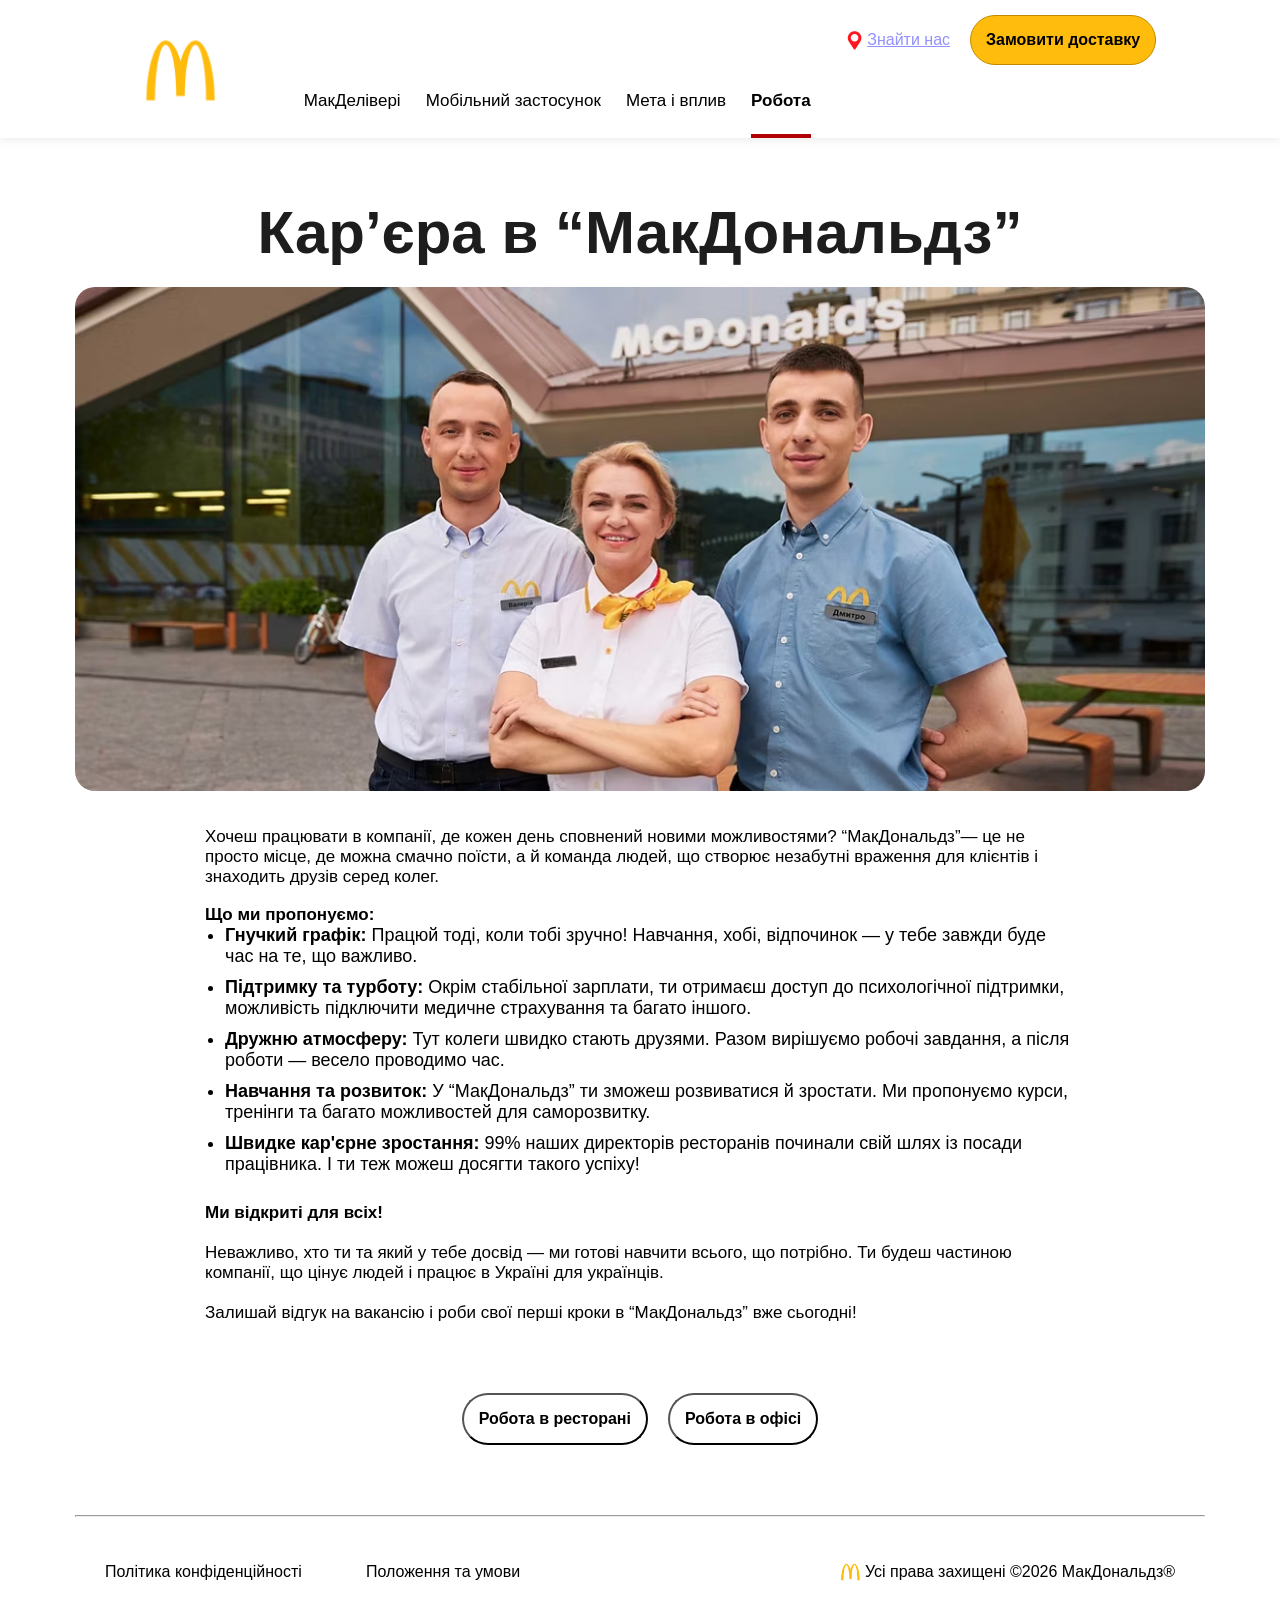
<file: work.html>
<!DOCTYPE html>
<html lang="en">

<head>
    <meta charset="UTF-8">
    <meta name="viewport" content="width=device-width, initial-scale=1.0">
    <link rel="stylesheet" href="./css/style.css">
    <link rel="icon" href="./images/mcdonalds-logo.jpg">
    <title>Мобiльний застосунок</title>
</head>

<body>
    <header>
        <div class="head">
            <div class="headd">
                <div class="head-img"><a href="./index.html"><img class="Mac"
                            src="./images/Logo_on_white_desktop_Small.jpg" alt=""></a>
                </div>
                <div class="right-header">
                    <nav>
                        <ul>
                            <li><a href="./find-us.html"><img src="./images/pngegg.png" alt=""><span>Знайти
                                        нас</span></a></li>
                            <li><a target="_blank" class="zakaz"
                                    href="https://glovoapp.com/en?utm_source=Social_media&utm_medium=Organic_Posts&utm_campaign=Referral_Acquisition_Facebook_All_PartnersVisibility_Ukr_UA"><button>Замовити
                                        доставку</button></a></li>
                        </ul>
                    </nav>
                    <nav class="choose">
                        <a href="./macdelivery.html">МакДелiверi</a>
                        <a href="/mobileMC.html">Мобiльний застосунок</a>
                        <a href="./Meta.html">Мета i вплив</a>
                        <a href="./work.html" class="active">Робота</a>
                    </nav>
                </div>
            </div>
        </div>
    </header>
    <main class="del-main">
        <h1 class="hero-h1">Кар’єра в “МакДональдз”</h1>
        <div class="slide">
            <img src="./images/Site_header_crew_feb2025_hero-desktop.avif" alt="">
        </div>
        <br><br>
        <div class="under-text">
            <p>Хочеш працювати в компанії, де кожен день сповнений новими можливостями? “МакДональдз”— це не просто
                місце, де можна смачно поїсти, а й команда людей, що створює незабутні враження для клієнтів і знаходить
                друзів серед колег.</p>
        </div>
        <br>
        <div class="under-text">
            <p><b>Що ми пропонуємо:</b></p>
            <ul>
                <li><b>Гнучкий графік:</b> Працюй тоді, коли тобі зручно! Навчання, хобі, відпочинок — у тебе завжди
                    буде час на те, що важливо.</li>
                <li><b>Підтримку та турботу:</b> Окрім стабільної зарплати, ти отримаєш доступ до психологічної
                    підтримки, можливість підключити медичне страхування та багато іншого.</li>
                <li><b>Дружню атмосферу:</b> Тут колеги швидко стають друзями. Разом вирішуємо робочі завдання, а після
                    роботи — весело проводимо час.</li>
                <li><b>Навчання та розвиток:</b> У “МакДональдз” ти зможеш розвиватися й зростати. Ми пропонуємо курси,
                    тренінги та багато можливостей для саморозвитку.</li>
                <li><b>Швидке кар'єрне зростання:</b> 99% наших директорів ресторанів починали свій шлях із посади
                    працівника. І ти теж можеш досягти такого успіху!</li>
            </ul>
        </div>
        <br>
        <div class="under-text">
            <p><b>Ми відкриті для всіх!</b></p>
            <br>
            <p>Неважливо, хто ти та який у тебе досвід — ми готові навчити всього, що потрібно. Ти будеш частиною
                компанії, що цінує людей і працює в Україні для українців.</p>
            <br>
            <p>Залишай відгук на вакансію і роби свої перші кроки в “МакДональдз” вже сьогодні!</p>
        </div>
        <div class="btnss">
            <a href="https://ukraine.mcdonalds.ua/ukr/robota-v-makdonaljdz/"><button>Робота в ресторані</button></a>
            <a href="https://ukraine.mcdonalds.ua/ukr/ofisni-vakansii/"><button>Робота в офісі</button></a>
        </div>
        <hr>
        <footer>
            <div class="left">
                <p>Політика конфіденційності</p>
                <p>Положення та умови</p>
            </div>
            <div class="rigth">
                <img src="./images/Logo_on_white_desktop_Small.jpg" alt="">
                <p>Усi права захищенi ©2026 МакДональдз®</p>
            </div>
        </footer>
    </main>
</body>

</html>
</file>
<file: css/style.css>
* {
  margin: 0;
  padding: 0;
  box-sizing: border-box;
  font-family: "Gill Sans", "Gill Sans MT", Calibri, "Trebuchet MS", sans-serif;
}

body {
  margin: auto;
}

nav {
  display: flex;
  justify-content: end;
}
nav ul {
  display: flex;
  align-items: center;
  gap: 20px;
}
nav li {
  list-style: none;
}
nav li a {
  display: flex;
  align-items: center;
  color: #9191ff;
}
nav li img {
  width: 25px;
}
nav li button {
  border-radius: 30px;
  font-size: 16px;
  padding: 15px;
  cursor: pointer;
  font-weight: 700;
  background-color: #ffbc0d;
  border: 1px solid #c08b00;
}
nav li button:hover {
  background-color: rgb(255, 202.1198347107, 64);
}

.choose {
  display: flex;
  gap: 25px;
  margin-top: 26px;
  font-size: 17px;
}
.choose a {
  color: black;
  text-decoration: none;
  padding-bottom: 23px;
}
.choose {
  padding-right: 27vw;
}

.headd {
  padding-top: 15px;
  display: flex;
  justify-content: space-between;
  gap: 70px;
}
.headd .Mac {
  width: 110px;
}

.right-header {
  display: flex;
  flex-direction: column;
}

header {
  box-shadow: 0 1px 10px rgba(0, 0, 0, 0.0980392157);
}

.head {
  display: flex;
  justify-content: center;
  max-width: 1170px;
  margin: 0 auto;
}

main {
  max-width: 1170px;
  margin: 0 auto;
  padding: 0 20px;
}

.slide {
  display: flex;
  justify-content: center;
  margin-top: 10px;
  position: relative;
}
.slide .active {
  border: none;
}
.slide img {
  width: 100%;
  border-radius: 14px;
  min-width: 30%;
}
.slide .slide-text {
  display: flex;
  flex-direction: column;
  justify-content: space-around;
  position: absolute;
  bottom: 2em;
  left: 4vw;
  background-color: aliceblue;
  width: 20em;
  height: 13em;
  padding: 15px;
  border-radius: 14px;
}
.slide .slide-text p {
  font-size: 14px;
}

.empty {
  height: 400px;
  width: auto;
  line-height: 24px;
}

.aside1 {
  width: 100%;
  max-width: 600px;
}
.aside1 h2 {
  padding-bottom: 20px;
  width: 70%;
  font-size: 42px;
}
.aside1 p {
  padding-bottom: 35px;
  font-size: 19px;
}
.aside1 button {
  border-radius: 30px;
  font-size: 16px;
  padding: 15px;
  cursor: pointer;
  font-weight: 700;
  background-color: white;
}
.aside1 button:hover {
  background-color: rgb(229.5, 229.5, 229.5);
}
.aside1 button {
  font-size: 17px;
}

.asiede2 img {
  width: 100%;
  height: 100%;
  -o-object-fit: cover;
     object-fit: cover;
  -o-object-position: center;
     object-position: center;
  display: block;
}

.mobile-s img {
  width: 100%;
  max-width: 400px;
}

.s-width {
  width: 1000px;
}

.app {
  display: flex;
}

.column1 img {
  width: 100%;
  border-radius: 15px;
  margin-bottom: 10px;
}
.column1 h2 {
  margin: 24px 0;
}
.column1 p {
  margin: 24px 0;
}

.cards, .cards2 {
  display: flex;
  flex-wrap: wrap;
  justify-content: center;
  gap: 20px;
}

.card {
  display: flex;
  flex-direction: column;
  justify-content: space-between;
  width: 100%;
  max-width: 360px;
  height: auto;
}

.column2 button {
  border-radius: 30px;
  font-size: 16px;
  padding: 15px;
  cursor: pointer;
  font-weight: 700;
  background-color: white;
}
.column2 button:hover {
  background-color: rgb(229.5, 229.5, 229.5);
}

footer {
  display: flex;
  justify-content: space-between;
  margin: 0 30px;
  margin-top: 40px;
  margin-bottom: 70px;
}
footer .left {
  display: flex;
  align-items: center;
  gap: 4em;
}
footer .rigth {
  display: flex;
  align-items: center;
}
footer .rigth img {
  width: 30px;
}

.active {
  border-bottom: #b10000 4px solid;
  font-weight: bold;
}

.del-main {
  margin-top: 60px;
  text-align: center;
}
.del-main h1 {
  font-size: 60px;
  color: #1d1d1d;
  margin-bottom: 20px;
}
.del-main img {
  width: 100%;
  border-radius: 20px;
}

.deli-colm {
  text-align: left;
  border: 1px solid #bdbdbd;
  border-radius: 20px;
}
.deli-colm p {
  font-size: 17px;
}
.deli-colm img {
  width: 100%;
  border-radius: 20px 20px 0 0;
}

.deli-colm2 {
  padding: 17px;
}
.deli-colm2 button {
  border-radius: 30px;
  font-size: 16px;
  padding: 15px;
  cursor: pointer;
  font-weight: 700;
  background-color: white;
}
.deli-colm2 button:hover {
  background-color: rgb(229.5, 229.5, 229.5);
}

.deliv-h2 {
  font-size: 27px;
  margin-top: 35px;
  margin-bottom: 24px;
}

.img2 {
  width: 100%;
}

.cards2 {
  gap: 20px;
  margin-bottom: 0px;
}
.cards2 .card {
  height: 333px;
}
.cards2 {
  margin-bottom: 100px;
}

.aside-loca {
  justify-content: left;
  text-align: left;
}
.aside-loca h2 {
  font-size: 26px;
}

.row-loc {
  gap: 15px;
}
.row-loc img {
  width: 98%;
}

.row {
  display: flex;
  gap: 40px;
  justify-content: center;
  margin: 70px 0;
}
.row .cards3 {
  display: flex;
  justify-content: center;
  gap: 200px;
  max-width: 800px;
  margin: 0 auto;
}
.row .cards3 .card {
  display: flex;
  justify-content: space-between;
}
.row .cards3 .card .column1 {
  border: 0;
}
.row button {
  border-radius: 30px;
  font-size: 16px;
  padding: 15px;
  cursor: pointer;
  font-weight: 700;
  background-color: white;
}
.row button:hover {
  background-color: rgb(229.5, 229.5, 229.5);
}

.w1-15 {
  max-width: 1170px;
  margin: 0 auto;
  padding: 0 20px;
}

.hero-h1 {
  font-size: 50px;
}

.m-width {
  text-align: left;
}
.m-width img {
  width: 100%;
  border-radius: 0;
}

.Cherg {
  max-width: 1170px;
  margin: 0 auto;
  padding: 0 20px;
  text-align: left;
}
.Cherg h2 {
  margin: 20px 0;
}
.Cherg p {
  font-size: 18px;
}
.Cherg button {
  margin: 10px 0;
  border-radius: 30px;
  font-size: 16px;
  padding: 15px;
  cursor: pointer;
  font-weight: 700;
  background-color: white;
}
.Cherg button:hover {
  background-color: rgb(229.5, 229.5, 229.5);
}

.cards4 {
  display: flex;
  gap: 40px;
  flex-wrap: wrap;
  justify-content: center;
}
.cards4 .card {
  height: auto;
}
.cards4 .card img {
  width: 100%;
  max-width: 100%;
  height: auto;
}

.row3 {
  width: 100%;
}

.under-text {
  font-size: 17px;
  margin: 0 130px;
  text-align: left;
}
.under-text ul {
  padding-left: 20px;
}
.under-text ul li {
  margin-bottom: 10px;
  font-size: 18px;
}

.btnss {
  display: flex;
  justify-content: center;
  gap: 20px;
  flex-wrap: wrap;
}
.btnss button {
  border-radius: 30px;
  font-size: 16px;
  padding: 15px;
  cursor: pointer;
  font-weight: 700;
  background-color: white;
}
.btnss button:hover {
  background-color: rgb(229.5, 229.5, 229.5);
}
.btnss {
  margin: 70px 0;
}

.zakaz {
  text-decoration: none;
}

img {
  max-width: 100%;
  height: auto;
  display: block;
}

@media (max-width: 1024px) {
  .headd {
    flex-direction: column;
    align-items: center;
    gap: 20px;
  }
  .choose {
    padding-right: 0;
    justify-content: center;
    flex-wrap: wrap;
  }
  .row {
    flex-direction: column;
    align-items: center;
  }
  .aside1 {
    max-width: 100%;
    text-align: center;
  }
  .aside1 h2 {
    width: 100%;
    font-size: 32px;
  }
  .cards, .cards2 {
    gap: 15px;
  }
  footer {
    flex-direction: column;
    gap: 20px;
    text-align: center;
  }
}
@media (max-width: 768px) {
  .slide {
    flex-direction: column;
  }
  .slide .slide-text {
    position: static;
    width: 100%;
    height: auto;
    margin-top: 12px;
    left: auto;
    bottom: auto;
  }
  .hero-h1 {
    font-size: 32px;
  }
  nav ul {
    flex-direction: column;
    gap: 10px;
  }
  .cards, .cards2 {
    flex-direction: column;
    align-items: center;
  }
  .card {
    width: 100%;
    max-width: 360px;
  }
  .under-text {
    margin: 0 20px;
  }
  .btnss {
    flex-direction: column;
  }
}
@media (max-width: 480px) {
  main {
    padding: 0 10px;
  }
  .headd {
    gap: 10px;
  }
  .choose a {
    font-size: 14px;
  }
  .aside1 h2 {
    font-size: 24px;
  }
  .aside1 p {
    font-size: 16px;
  }
  .hero-h1 {
    font-size: 26px;
  }
}
.maine {
  display: flex;
}

.aside1-findus {
  width: 380px;
  height: auto;
}
.aside1-findus .bg-yell {
  background-color: #ffbc0d;
}
.aside1-findus .bg-yell .find-input {
  box-shadow: 0 0 10px 0 rgba(175, 175, 175, 0.404);
  font-family: sans-serif;
  margin: 20px;
  padding: 15px 30px;
  border-radius: 20px;
  border: none;
  width: 340px;
  font-style: italic;
  font-weight: 600;
  font-size: 16px;
}
.aside1-findus .bg-yell .find-input::-moz-placeholder {
  color: #bdbdbd;
}
.aside1-findus .bg-yell .find-input::placeholder {
  color: #bdbdbd;
}
.aside1-findus .bg-yell .Searchimg {
  position: absolute;
  top: 225px;
  left: 15px;
}
.aside1-findus .find-btn {
  margin: 10px;
  text-align: center;
  gap: 14px;
  padding: 10px;
}
.aside1-findus .find-btn a {
  cursor: pointer;
  text-decoration: none;
  color: black;
}
.aside1-findus .find-btn a:hover {
  color: #b10000;
}

.aside2-findus {
  width: 380px;
}
.aside2-findus .choose-rest {
  font-size: 20px;
  font-weight: 700;
}

.chose {
  margin: 18px 0;
}
.chose .filters {
  display: flex;
  font-size: 10px;
  font-weight: 700;
  border: 2px solid #FFBC0D;
  justify-content: center;
  text-align: center;
  border-radius: 4px;
  padding: 4px 10px;
  cursor: pointer;
}
.chose {
  display: flex;
}

.checkbox-div {
  display: flex;
  padding: 0 24px;
  justify-content: space-between;
}
.checkbox-div span {
  margin: 14px;
  display: flex;
  cursor: pointer;
  font-weight: 700;
}
.checkbox-div input {
  margin-right: 5px;
  width: 20px;
}

.rowmac {
  padding: 25px;
  display: flex;
  justify-content: space-between;
  align-items: center;
}
.rowmac .mac-card {
  font-size: 13px;
  flex-direction: column;
  display: flex;
  align-items: center;
  text-align: center;
}

.near {
  margin: 16px;
  font-size: 23px;
  font-weight: 700;
}

.non-near {
  margin: 16px;
  font-size: 17px;
  color: #6d6d6d;
}/*# sourceMappingURL=style.css.map */
</file>
